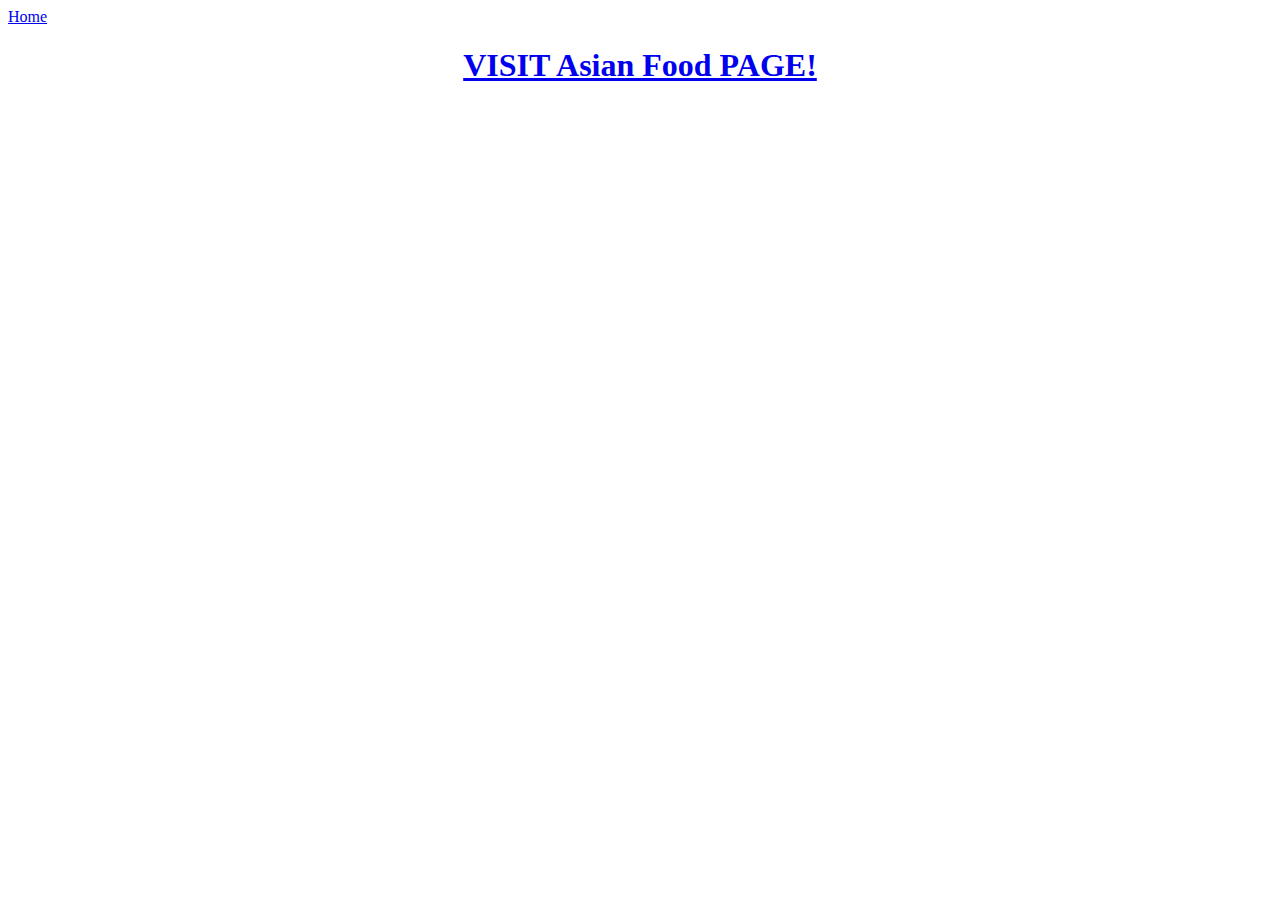
<file: about.html>
<!DOCTYPE html>
<html lang="en">
<head>
    <meta charset="UTF-8">
    <meta name="viewport" content="width=device-width, initial-scale=1.0">
    <title>About</title>
</head>
<a href="index.html" target="_self" rel="noopener noreferrer">Home</a>
<body>
    <h1 style="text-align: center; color: red;"><a href="asianfood.html">VISIT Asian Food PAGE!</a></h1>
</body>
</html>
</file>
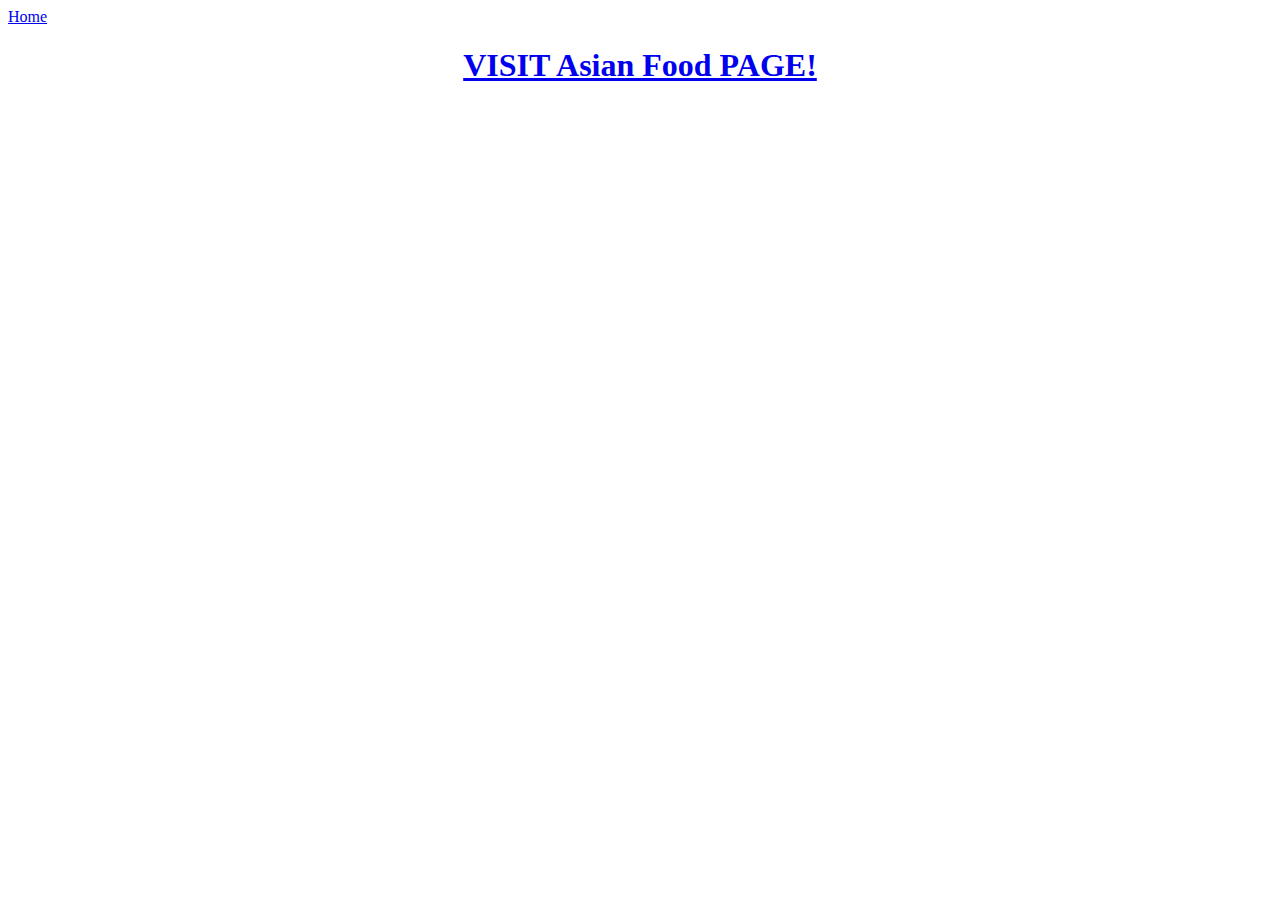
<file: easternfood.html>
<!DOCTYPE html>
<html lang="en">
<head>
    <meta charset="UTF-8">
    <meta name="viewport" content="width=device-width, initial-scale=1.0">
    <title>Eastern Food</title>
</head>
<a href="index.html" target="_self" rel="noopener noreferrer">Home</a>
<body>
    <h1 style="text-align: center; color: red;"><a href="asianfood.html">VISIT Asian Food PAGE!</a></h1>
</body>
</html>
</file>
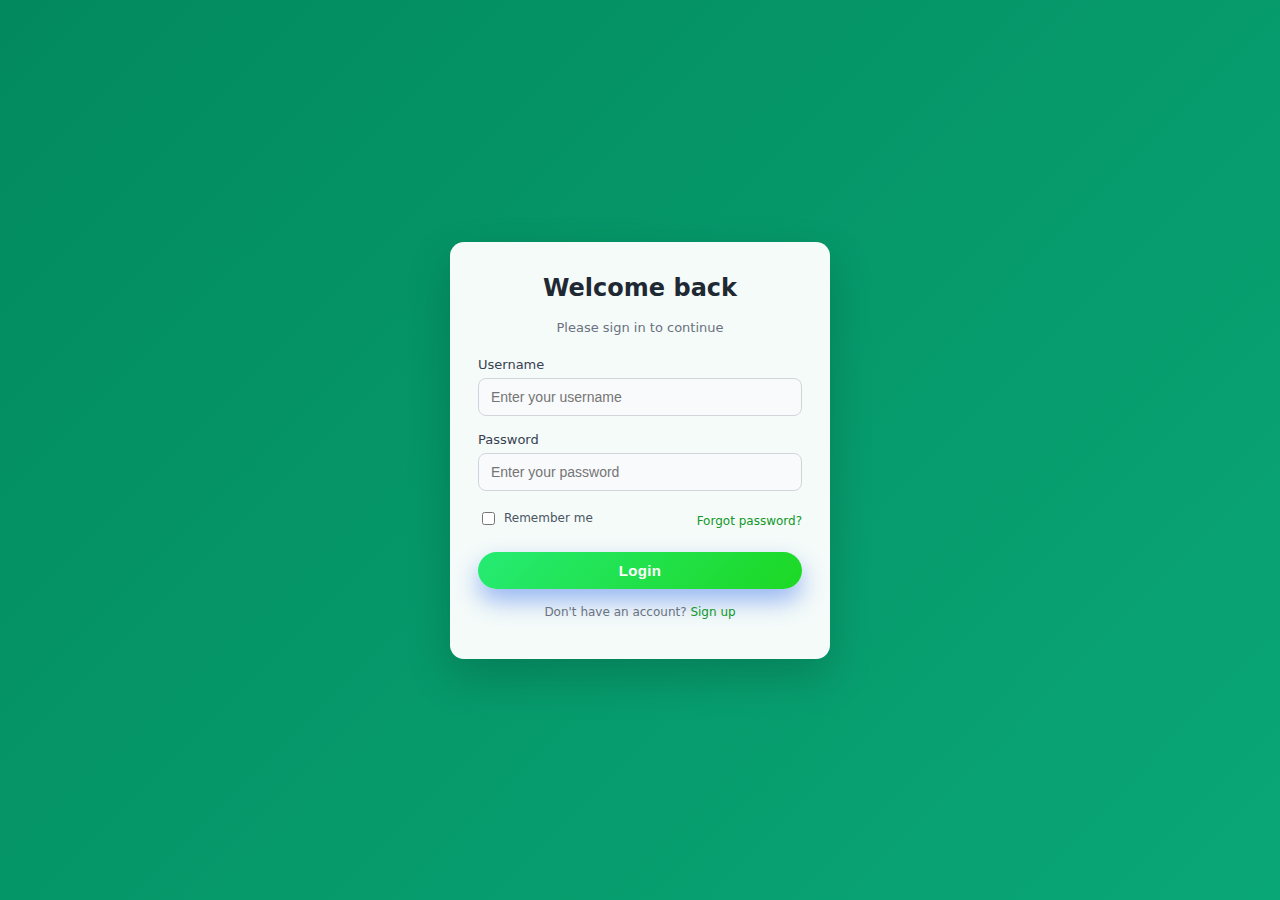
<file: login_form.html>
<!DOCTYPE html>
<html lang="en">
<head>
    <meta charset="UTF-8">
    <meta name="viewport" content="width=device-width, initial-scale=1.0">
    <link rel="stylesheet" href="login-style.css">
    <title>login page</title>
</head>
<body>
    <form class="login-form" action="index.html" method="get">
        <h2>Welcome back</h2>
        <p class="subtitle">Please sign in to continue</p>

        <div class="form-group">
            <label for="username">Username</label>
            <input type="text" id="username" name="username" placeholder="Enter your username" required>
        </div>

        <div class="form-group">
            <label for="password">Password</label>
            <input type="password" id="password" name="password" placeholder="Enter your password" required>
        </div>

        <div class="actions">
            <label class="remember">
                <input type="checkbox" name="remember">
                Remember me
            </label>
            <a href="#">Forgot password?</a>
        </div>

        <button type="submit">Login</button>

        <p class="footer-text">
            Don't have an account?
            <a href="#">Sign up</a>
        </p>
    </form>
</body>
</html>
</file>
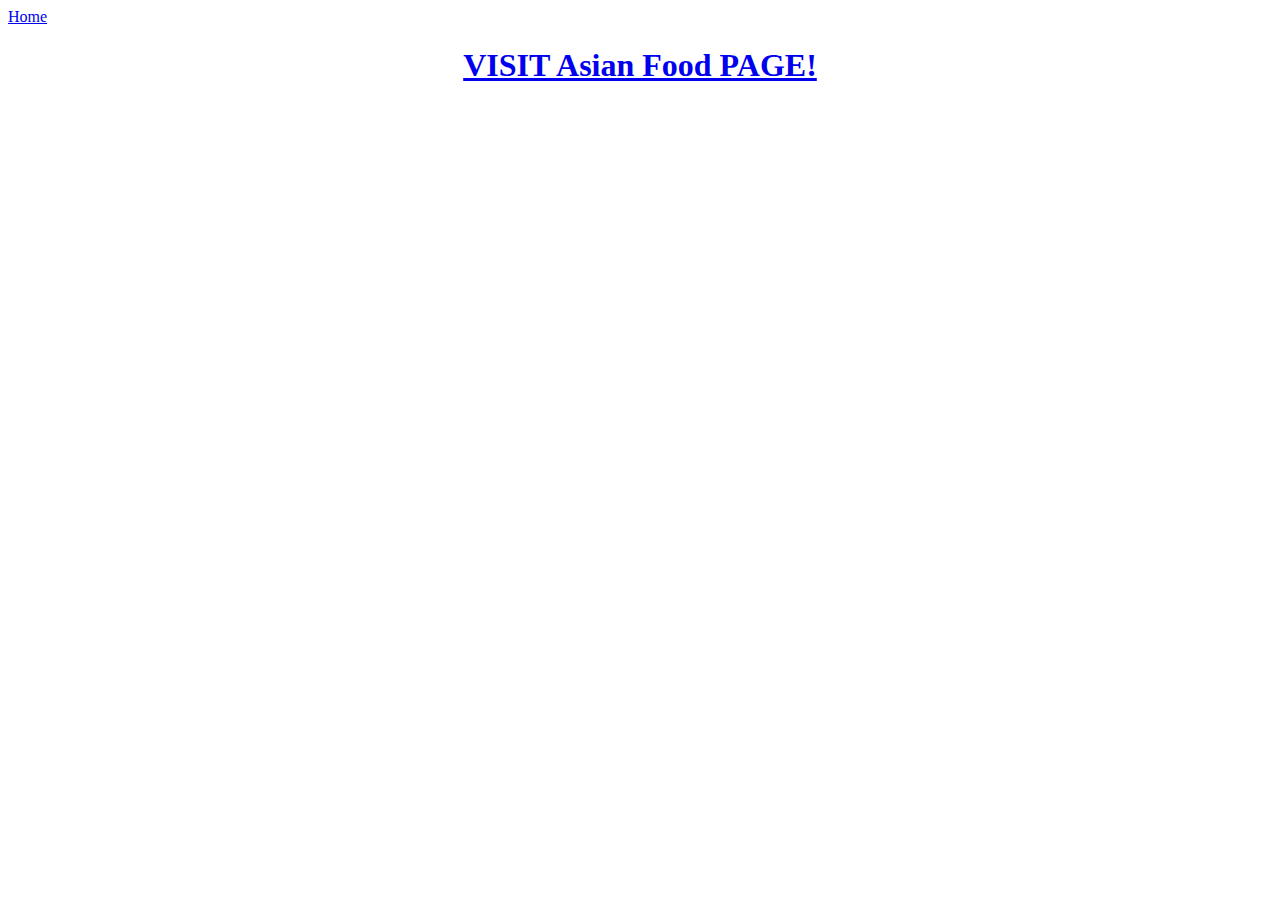
<file: orderingoptions.html>
<!DOCTYPE html>
<html lang="en">
<head>
    <meta charset="UTF-8">
    <meta name="viewport" content="width=device-width, initial-scale=1.0">
    <title>Resturant</title>
</head>
<a href="index.html" target="_self" rel="noopener noreferrer">Home</a>
<body>
    <h1 style="text-align: center; color: red;"><a href="asianfood.html">VISIT Asian Food PAGE!</a></h1>
</body>
</html>
</file>
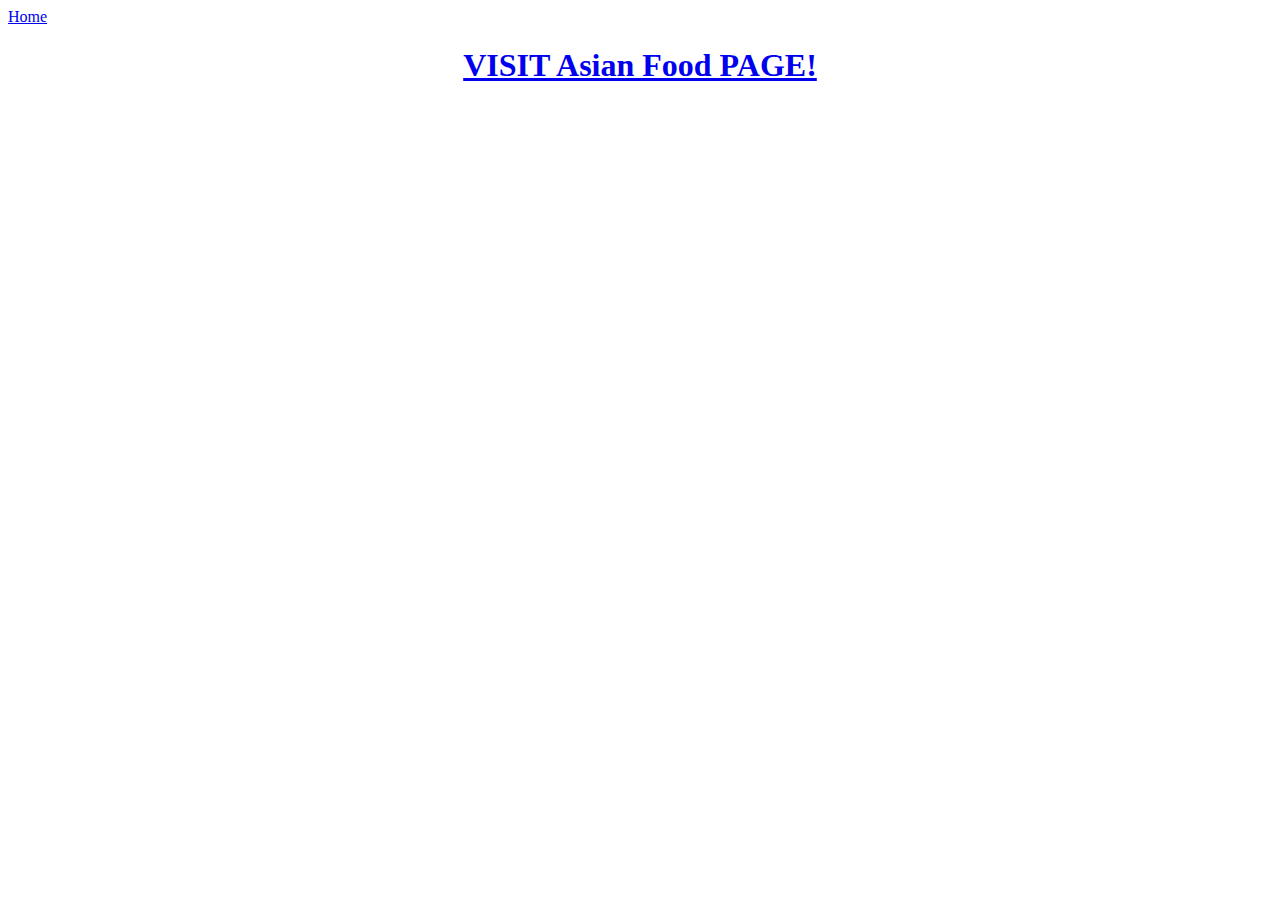
<file: westernfood.html>
<!DOCTYPE html>
<html lang="en">
<head>
    <meta charset="UTF-8">
    <meta name="viewport" content="width=device-width, initial-scale=1.0">
    <title>Western Food</title>
</head>
<a href="index.html" target="_self" rel="noopener noreferrer">Home</a>
<body>
    <h1 style="text-align: center; color: red;"><a href="asianfood.html">VISIT Asian Food PAGE!</a></h1>
</body>
</html>
</file>
<file: login-style.css>
/* Page background (optional, looks nice for a standalone login page) */
body {
    margin: 0;
    font-family: system-ui, -apple-system, BlinkMacSystemFont, "Segoe UI", sans-serif;
    background: linear-gradient(135deg, #028a5e, #0aa776);
    display: flex;
    align-items: center;
    justify-content: center;
    min-height: 100vh;
}

/* Card container */
.login-form {
    width: 100%;
    max-width: 380px;
    padding: 32px 28px 28px;
    border-radius: 14px;
    background: rgba(255, 255, 255, 0.96);
    box-shadow: 0 18px 45px rgba(0, 0, 0, 0.18);
    box-sizing: border-box;
}

.login-form h2 {
    margin: 0 0 18px;
    font-size: 24px;
    font-weight: 600;
    color: #1f2933;
    text-align: center;
}

.login-form p.subtitle {
    margin: 0 0 22px;
    font-size: 13px;
    color: #6b7280;
    text-align: center;
}

.login-form .form-group {
    margin-bottom: 16px;
}

.login-form label {
    display: block;
    margin-bottom: 6px;
    font-size: 13px;
    font-weight: 500;
    color: #374151;
}

.login-form input[type="text"],
.login-form input[type="email"],
.login-form input[type="password"] {
    width: 100%;
    padding: 10px 12px;
    border-radius: 8px;
    border: 1px solid #d1d5db;
    background-color: #f9fafb;
    font-size: 14px;
    color: #111827;
    box-sizing: border-box;
    transition: border-color 0.18s ease, box-shadow 0.18s ease, background-color 0.18s ease;
}

.login-form input[type="text"]:focus,
.login-form input[type="email"]:focus,
.login-form input[type="password"]:focus {
    outline: none;
    border-color: #25eb64;
    background-color: #fff;
    box-shadow: 0 0 0 1px #2563eb33, 0 0 0 4px #bfdbfe66;
}

.login-form .helper {
    margin-top: 4px;
    font-size: 11px;
    color: #9ca3af;
}

.login-form .actions {
    margin-top: 18px;
    display: flex;
    align-items: center;
    justify-content: space-between;
    gap: 8px;
}

.login-form .remember {
    display: flex;
    align-items: center;
    gap: 6px;
    font-size: 12px;
    color: #4b5563;
}

.login-form .remember input[type="checkbox"] {
    accent-color: #18da4c;
}

.login-form a {
    font-size: 12px;
    color: #129828;
    text-decoration: none;
}

.login-form a:hover {
    text-decoration: underline;
}

.login-form button[type="submit"] {
    width: 100%;
    margin-top: 18px;
    padding: 10px 14px;
    border-radius: 999px;
    border: none;
    background: linear-gradient(135deg, #25eb74, #1dd823);
    color: #ffffff;
    font-size: 15px;
    font-weight: 600;
    letter-spacing: 0.02em;
    cursor: pointer;
    box-shadow: 0 12px 24px rgba(37, 99, 235, 0.45);
    transition: transform 0.12s ease, box-shadow 0.12s ease, filter 0.12s ease;
}

.login-form button[type="submit"]:hover {
    transform: translateY(-1px);
    box-shadow: 0 16px 30px rgba(37, 99, 235, 0.6);
    filter: brightness(1.03);
}

.login-form button[type="submit"]:active {
    transform: translateY(0);
    box-shadow: 0 6px 16px rgba(37, 99, 235, 0.5);
}

.login-form .footer-text {
    margin-top: 16px;
    font-size: 12px;
    color: #6b7280;
    text-align: center;
}

.login-form .footer-text a {
    font-weight: 500;
}

@media (max-width: 480px) {
    .login-form {
        margin: 16px;
        padding: 24px 20px;
    }
}
</file>
